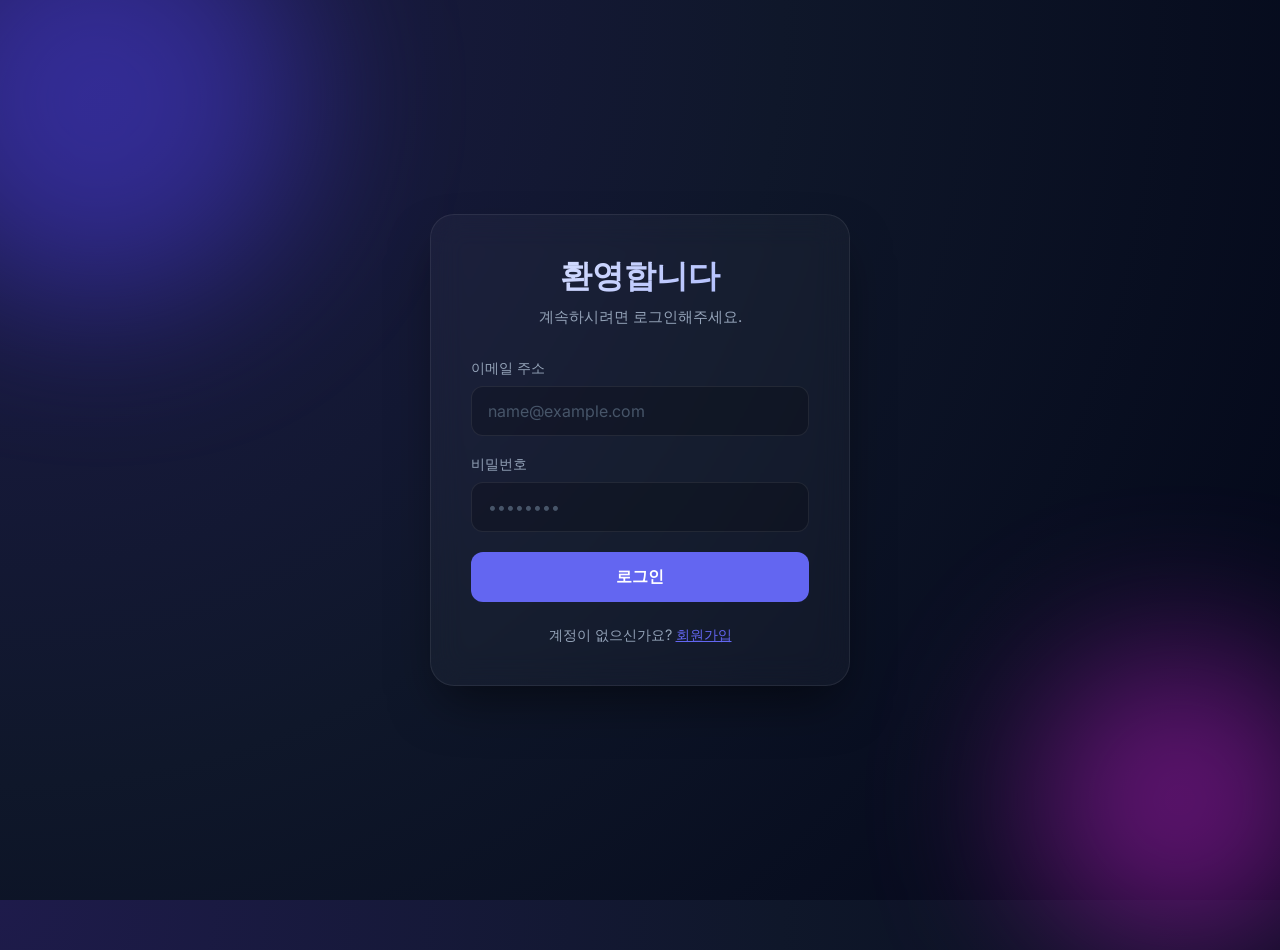
<file: login.html>
<!DOCTYPE html>
<html lang="ko">
<head>
    <meta charset="UTF-8">
    <meta name="viewport" content="width=device-width, initial-scale=1.0">
    <title>Login - Web App</title>
    <link rel="stylesheet" href="style.css">
    <script src="script.js" defer></script>
</head>
<body>
    <div class="blob blob-1"></div>
    <div class="blob blob-2"></div>

    <div class="glass-panel">
        <h1>환영합니다</h1>
        <p class="subtitle">계속하시려면 로그인해주세요.</p>
        
        <form onsubmit="handleLogin(event)">
            <div class="form-group">
                <label for="email">이메일 주소</label>
                <input type="email" id="email" name="email" placeholder="name@example.com" required>
            </div>
            
            <div class="form-group">
                <label for="password">비밀번호</label>
                <input type="password" id="password" name="password" placeholder="••••••••" required>
            </div>
            
            <button type="submit" class="btn-primary">로그인</button>
        </form>

        <div class="footer-link">
            계정이 없으신가요? <span onclick="navigateTo('signup.html')" style="color: var(--primary-color); cursor: pointer; text-decoration: underline;">회원가입</span>
        </div>
    </div>
</body>
</html>
</file>
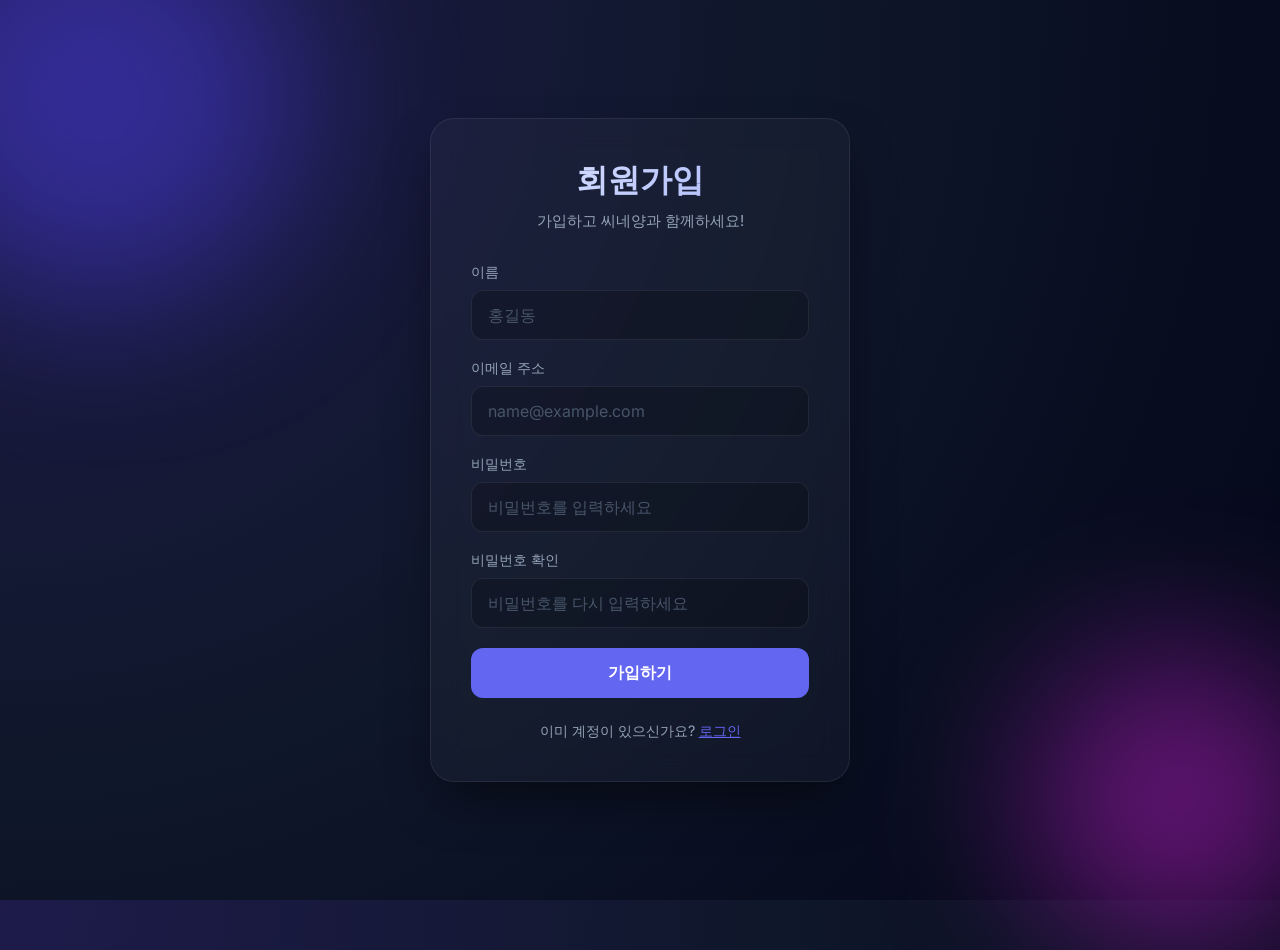
<file: signup.html>
<!DOCTYPE html>
<html lang="ko">
<head>
    <meta charset="UTF-8">
    <meta name="viewport" content="width=device-width, initial-scale=1.0">
    <title>Sign Up - Web App</title>
    <link rel="stylesheet" href="style.css">
    <script src="script.js" defer></script>
</head>
<body>
    <div class="blob blob-1"></div>
    <div class="blob blob-2"></div>

    <div class="glass-panel">
        <h1>회원가입</h1>
        <p class="subtitle">가입하고 씨네양과 함께하세요!</p>
        
        <form onsubmit="handleSignup(event)">
            <div class="form-group">
                <label for="name">이름</label>
                <input type="text" id="name" name="name" placeholder="홍길동" required>
            </div>

            <div class="form-group">
                <label for="email">이메일 주소</label>
                <input type="email" id="email" name="email" placeholder="name@example.com" required>
            </div>
            
            <div class="form-group">
                <label for="password">비밀번호</label>
                <input type="password" id="password" name="password" placeholder="비밀번호를 입력하세요" required>
            </div>

            <div class="form-group">
                <label for="passwordConfirm">비밀번호 확인</label>
                <input type="password" id="passwordConfirm" name="passwordConfirm" placeholder="비밀번호를 다시 입력하세요" required>
            </div>
            
            <button type="submit" class="btn-primary">가입하기</button>
        </form>

        <div class="footer-link">
            이미 계정이 있으신가요? <span onclick="navigateTo('login.html')" style="color: var(--primary-color); cursor: pointer; text-decoration: underline;">로그인</span>
        </div>
    </div>
</body>
</html>
</file>
<file: style.css>
@import url('https://fonts.googleapis.com/css2?family=Inter:wght@300;400;500;600;700&display=swap');

:root {
  --bg-color: #0f172a;
  --text-primary: #f8fafc;
  --text-secondary: #94a3b8;
  --glass-bg: rgba(255, 255, 255, 0.03);
  --glass-border: rgba(255, 255, 255, 0.08);
  --primary-color: #6366f1;
  --primary-hover: #4f46e5;
  --input-bg: rgba(0, 0, 0, 0.2);
}

* {
  margin: 0;
  padding: 0;
  box-sizing: border-box;
  font-family: 'Inter', sans-serif;
}

body {
  background: radial-gradient(circle at top left, #1e1b4b, #0f172a, #020617);
  color: var(--text-primary);
  min-height: 100vh;
  display: flex;
  flex-direction: column;
  align-items: center;
  justify-content: center;
  overflow-x: hidden;
  position: relative;
}

/* Background Animated Blobs */
.blob {
  position: absolute;
  border-radius: 50%;
  filter: blur(80px);
  z-index: -1;
  opacity: 0.6;
}
.blob-1 {
  width: 400px;
  height: 400px;
  background: #4338ca;
  top: -100px;
  left: -100px;
}
.blob-2 {
  width: 300px;
  height: 300px;
  background: #a21caf;
  bottom: -50px;
  right: -50px;
}

/* Glassmorphism Container */
.glass-panel {
  background: var(--glass-bg);
  backdrop-filter: blur(16px);
  -webkit-backdrop-filter: blur(16px);
  border: 1px solid var(--glass-border);
  border-radius: 24px;
  padding: 40px;
  box-shadow: 0 25px 50px -12px rgba(0, 0, 0, 0.5);
  width: 100%;
  max-width: 420px;
  z-index: 10;
}

/* Typography */
h1 {
  font-weight: 700;
  font-size: 2rem;
  margin-bottom: 8px;
  text-align: center;
  background: linear-gradient(135deg, #e0e7ff, #a5b4fc);
  -webkit-background-clip: text;
  -webkit-text-fill-color: transparent;
}

p.subtitle {
  color: var(--text-secondary);
  text-align: center;
  margin-bottom: 32px;
  font-size: 0.95rem;
}

/* Forms */
.form-group {
  margin-bottom: 20px;
  display: flex;
  flex-direction: column;
}

.form-group label {
  font-size: 0.85rem;
  color: var(--text-secondary);
  margin-bottom: 8px;
  font-weight: 500;
}

.form-group input {
  background: var(--input-bg);
  border: 1px solid var(--glass-border);
  border-radius: 12px;
  padding: 14px 16px;
  color: var(--text-primary);
  font-size: 1rem;
  outline: none;
  transition: all 0.3s ease;
}

.form-group input:focus {
  border-color: var(--primary-color);
  box-shadow: 0 0 0 3px rgba(99, 102, 241, 0.2);
}

.form-group input::placeholder {
  color: #475569;
}

.btn-primary {
  background: var(--primary-color);
  color: white;
  border: none;
  border-radius: 12px;
  padding: 14px;
  font-size: 1rem;
  font-weight: 600;
  cursor: pointer;
  width: 100%;
  transition: background 0.3s ease, transform 0.1s ease;
  margin-top: 10px;
  display: block;
  text-align: center;
  text-decoration: none;
}

.btn-primary:hover {
  background: var(--primary-hover);
}

.btn-primary:active {
  transform: scale(0.98);
}

.footer-link {
  text-align: center;
  margin-top: 24px;
  font-size: 0.9rem;
  color: var(--text-secondary);
}

.footer-link a {
  color: var(--primary-color);
  text-decoration: none;
  font-weight: 500;
  transition: color 0.3s ease;
}

.footer-link a:hover {
  color: #818cf8;
  text-decoration: underline;
}

/* Index Navigation */
.nav-links {
  display: flex;
  gap: 16px;
  justify-content: center;
  margin-top: 32px;
}

.btn-outline {
  background: transparent;
  color: var(--text-primary);
  border: 1px solid var(--glass-border);
  border-radius: 12px;
  padding: 14px;
  font-weight: 600;
  font-size: 1rem;
  text-decoration: none;
  transition: all 0.3s ease;
  display: block;
  text-align: center;
}

.btn-outline:hover {
  background: var(--glass-bg);
  border-color: rgba(255, 255, 255, 0.2);
}
</file>
